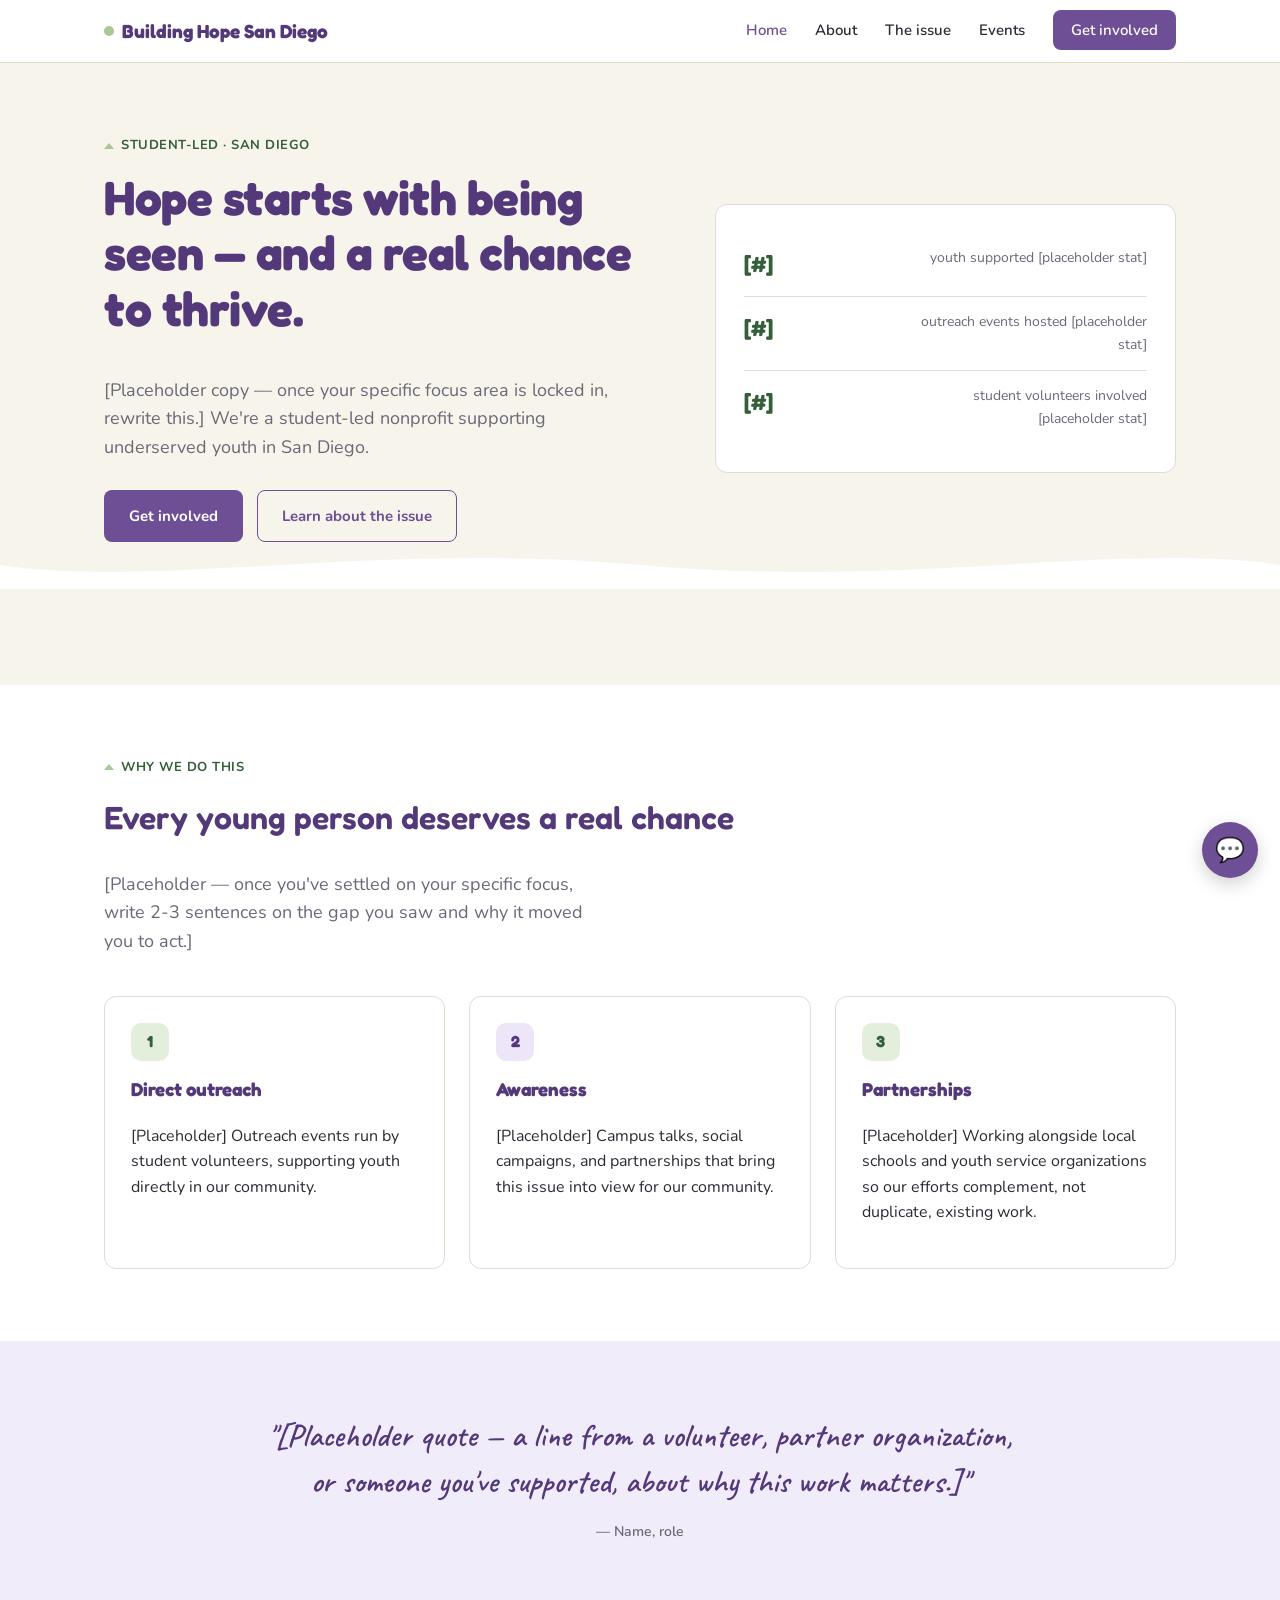
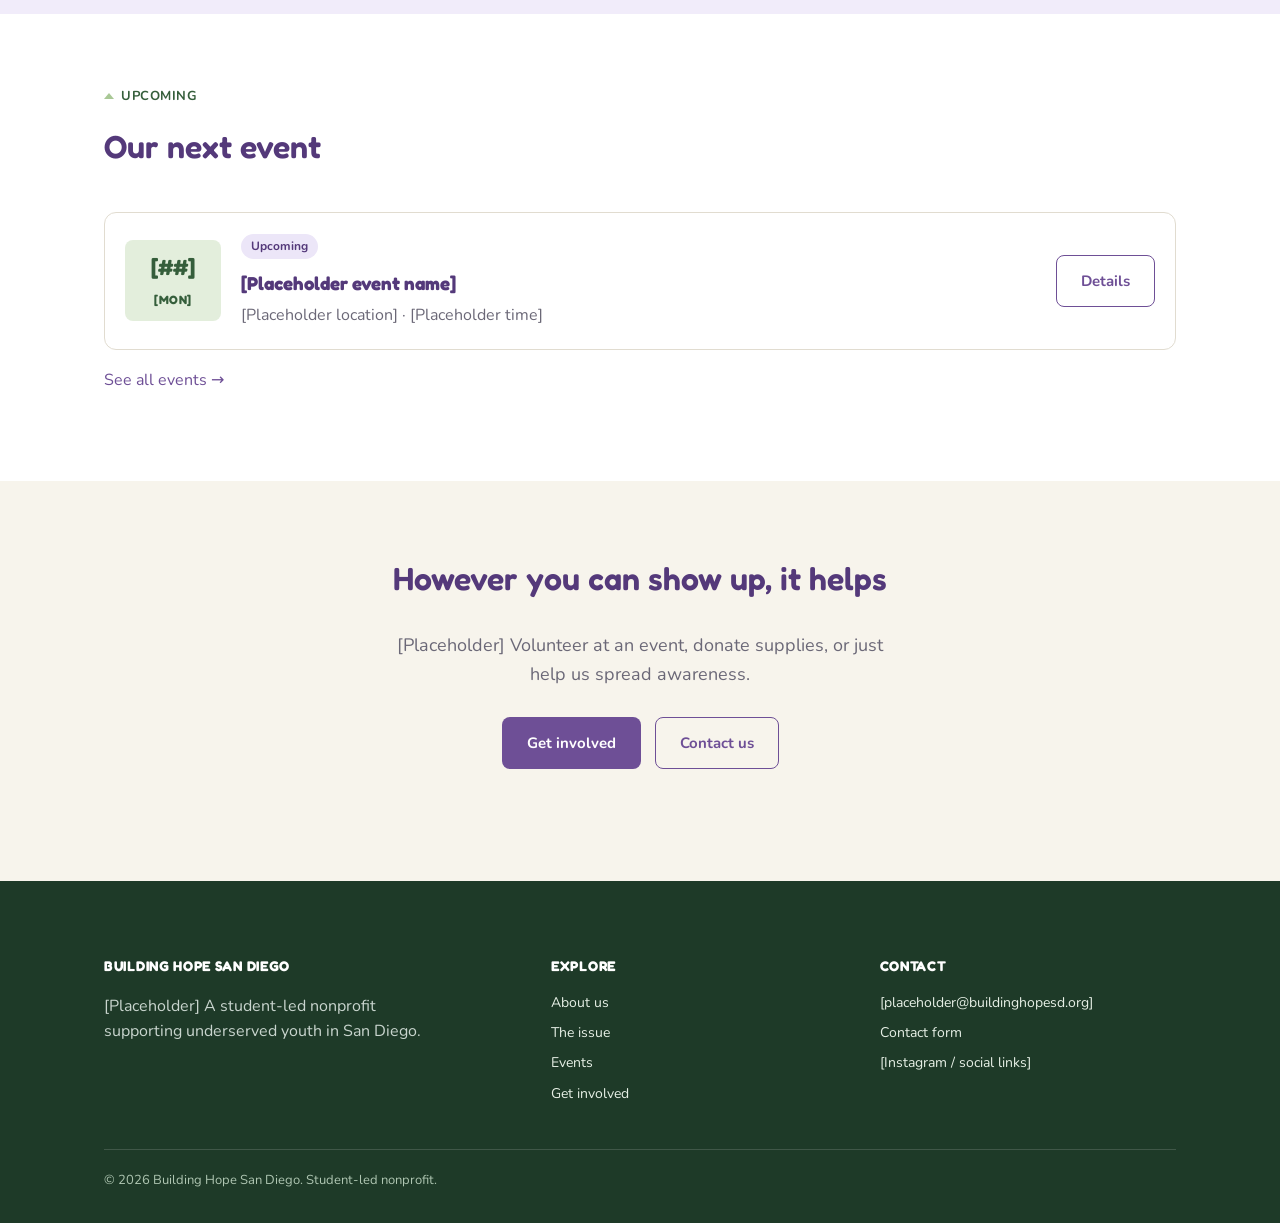
<file: index.html>
<!DOCTYPE html>
<html lang="en">
<head>
<meta charset="UTF-8">
<meta name="viewport" content="width=device-width, initial-scale=1.0">
<title>Building Hope San Diego — a student-led nonprofit supporting youth in San Diego</title>
<meta name="description" content="Building Hope San Diego is a student-led nonprofit dedicated to supporting underserved youth in San Diego.">
<link rel="stylesheet" href="/css/style.css">
</head>
<body>

<header class="site-header">
  <nav class="nav">
    <a href="/" class="nav-logo"><span class="dot"></span> Building Hope San Diego</a>
    <ul class="nav-links">
      <li><a href="/" class="active">Home</a></li>
      <li><a href="/about/">About</a></li>
      <li><a href="/the-issue/">The issue</a></li>
      <li><a href="/events/">Events</a></li>
      <li><a href="/get-involved/" class="nav-cta">Get involved</a></li>
    </ul>
    <button class="nav-toggle" aria-label="Menu">Menu</button>
  </nav>
</header>

<section class="hero">
  <div class="container">
    <div>
      <span class="eyebrow">Student-led · San Diego</span>
      <h1>Hope starts with being seen — and a real chance to thrive.</h1>
      <p class="lede">[Placeholder copy — once your specific focus area is locked in, rewrite this.] We're a student-led nonprofit supporting underserved youth in San Diego.</p>
      <div class="btn-row">
        <a href="/get-involved/" class="btn btn-primary">Get involved</a>
        <a href="/the-issue/" class="btn btn-outline">Learn about the issue</a>
      </div>
    </div>
    <div class="hero-card">
      <div class="stat"><strong>[#]</strong><span>youth supported [placeholder stat]</span></div>
      <div class="stat"><strong>[#]</strong><span>outreach events hosted [placeholder stat]</span></div>
      <div class="stat"><strong>[#]</strong><span>student volunteers involved [placeholder stat]</span></div>
    </div>
  </div>
  <svg class="ripple-divider" viewBox="0 0 1200 60" preserveAspectRatio="none" aria-hidden="true">
    <path d="M0,30 C150,60 350,0 600,30 C850,60 1050,0 1200,30 L1200,60 L0,60 Z" fill="#FFFFFF"/>
  </svg>
</section>

<section class="section section-alt">
  <div class="container">
    <div class="section-head">
      <span class="eyebrow">Why we do this</span>
      <h2>Every young person deserves a real chance</h2>
      <p class="lede">[Placeholder — once you've settled on your specific focus, write 2-3 sentences on the gap you saw and why it moved you to act.]</p>
    </div>
    <div class="grid-3">
      <div class="card">
        <span class="icon-tag">1</span>
        <h3>Direct outreach</h3>
        <p>[Placeholder] Outreach events run by student volunteers, supporting youth directly in our community.</p>
      </div>
      <div class="card">
        <span class="icon-tag">2</span>
        <h3>Awareness</h3>
        <p>[Placeholder] Campus talks, social campaigns, and partnerships that bring this issue into view for our community.</p>
      </div>
      <div class="card">
        <span class="icon-tag">3</span>
        <h3>Partnerships</h3>
        <p>[Placeholder] Working alongside local schools and youth service organizations so our efforts complement, not duplicate, existing work.</p>
      </div>
    </div>
  </div>
</section>

<section class="section section-lavender">
  <div class="container">
    <blockquote class="quote-block">
      "[Placeholder quote — a line from a volunteer, partner organization, or someone you've supported, about why this work matters.]"
      <span class="quote-attrib">— Name, role</span>
    </blockquote>
  </div>
</section>

<section class="section section-alt">
  <div class="container">
    <div class="section-head">
      <span class="eyebrow">Upcoming</span>
      <h2>Our next event</h2>
    </div>
    <div class="event-card">
      <div class="event-date"><span class="day">[##]</span><span class="month">[Mon]</span></div>
      <div>
        <span class="tag">Upcoming</span>
        <h3 style="margin:4px 0 4px;">[Placeholder event name]</h3>
        <p style="margin:0; color:var(--text-muted);">[Placeholder location] · [Placeholder time]</p>
      </div>
      <a href="/events/" class="btn btn-outline">Details</a>
    </div>
    <p style="margin-top:18px;"><a href="/events/">See all events →</a></p>
  </div>
</section>

<section class="section">
  <div class="container" style="text-align:center;">
    <h2>However you can show up, it helps</h2>
    <p class="lede" style="margin:14px auto 28px;">[Placeholder] Volunteer at an event, donate supplies, or just help us spread awareness.</p>
    <div class="btn-row" style="justify-content:center;">
      <a href="/get-involved/" class="btn btn-primary">Get involved</a>
      <a href="/contact/" class="btn btn-outline">Contact us</a>
    </div>
  </div>
</section>

<footer class="site-footer">
  <div class="container">
    <div class="footer-grid">
      <div>
        <h4>Building Hope San Diego</h4>
        <p style="max-width:32ch; color:#C9D5CE;">[Placeholder] A student-led nonprofit supporting underserved youth in San Diego.</p>
      </div>
      <div>
        <h4>Explore</h4>
        <ul>
          <li><a href="/about/">About us</a></li>
          <li><a href="/the-issue/">The issue</a></li>
          <li><a href="/events/">Events</a></li>
          <li><a href="/get-involved/">Get involved</a></li>
        </ul>
      </div>
      <div>
        <h4>Contact</h4>
        <ul>
          <li>[placeholder@buildinghopesd.org]</li>
          <li><a href="/contact/">Contact form</a></li>
          <li>[Instagram / social links]</li>
        </ul>
      </div>
    </div>
    <div class="footer-bottom">© <span id="bhsd-year"></span> Building Hope San Diego. Student-led nonprofit.</div>
  </div>
</footer>

<button id="bhsd-chat-launcher" aria-label="Open chat">💬</button>
<div id="bhsd-chat-panel">
  <div id="bhsd-chat-header">Ask about Building Hope SD</div>
  <div id="bhsd-chat-messages"></div>
  <div id="bhsd-chat-input-row">
    <input id="bhsd-chat-input" type="text" placeholder="Ask a question or say where you want to go...">
    <button id="bhsd-chat-send">Send</button>
  </div>
</div>

<script src="/js/main.js"></script>
<script src="/js/chatbot.js"></script>
</body>
</html>
</file>
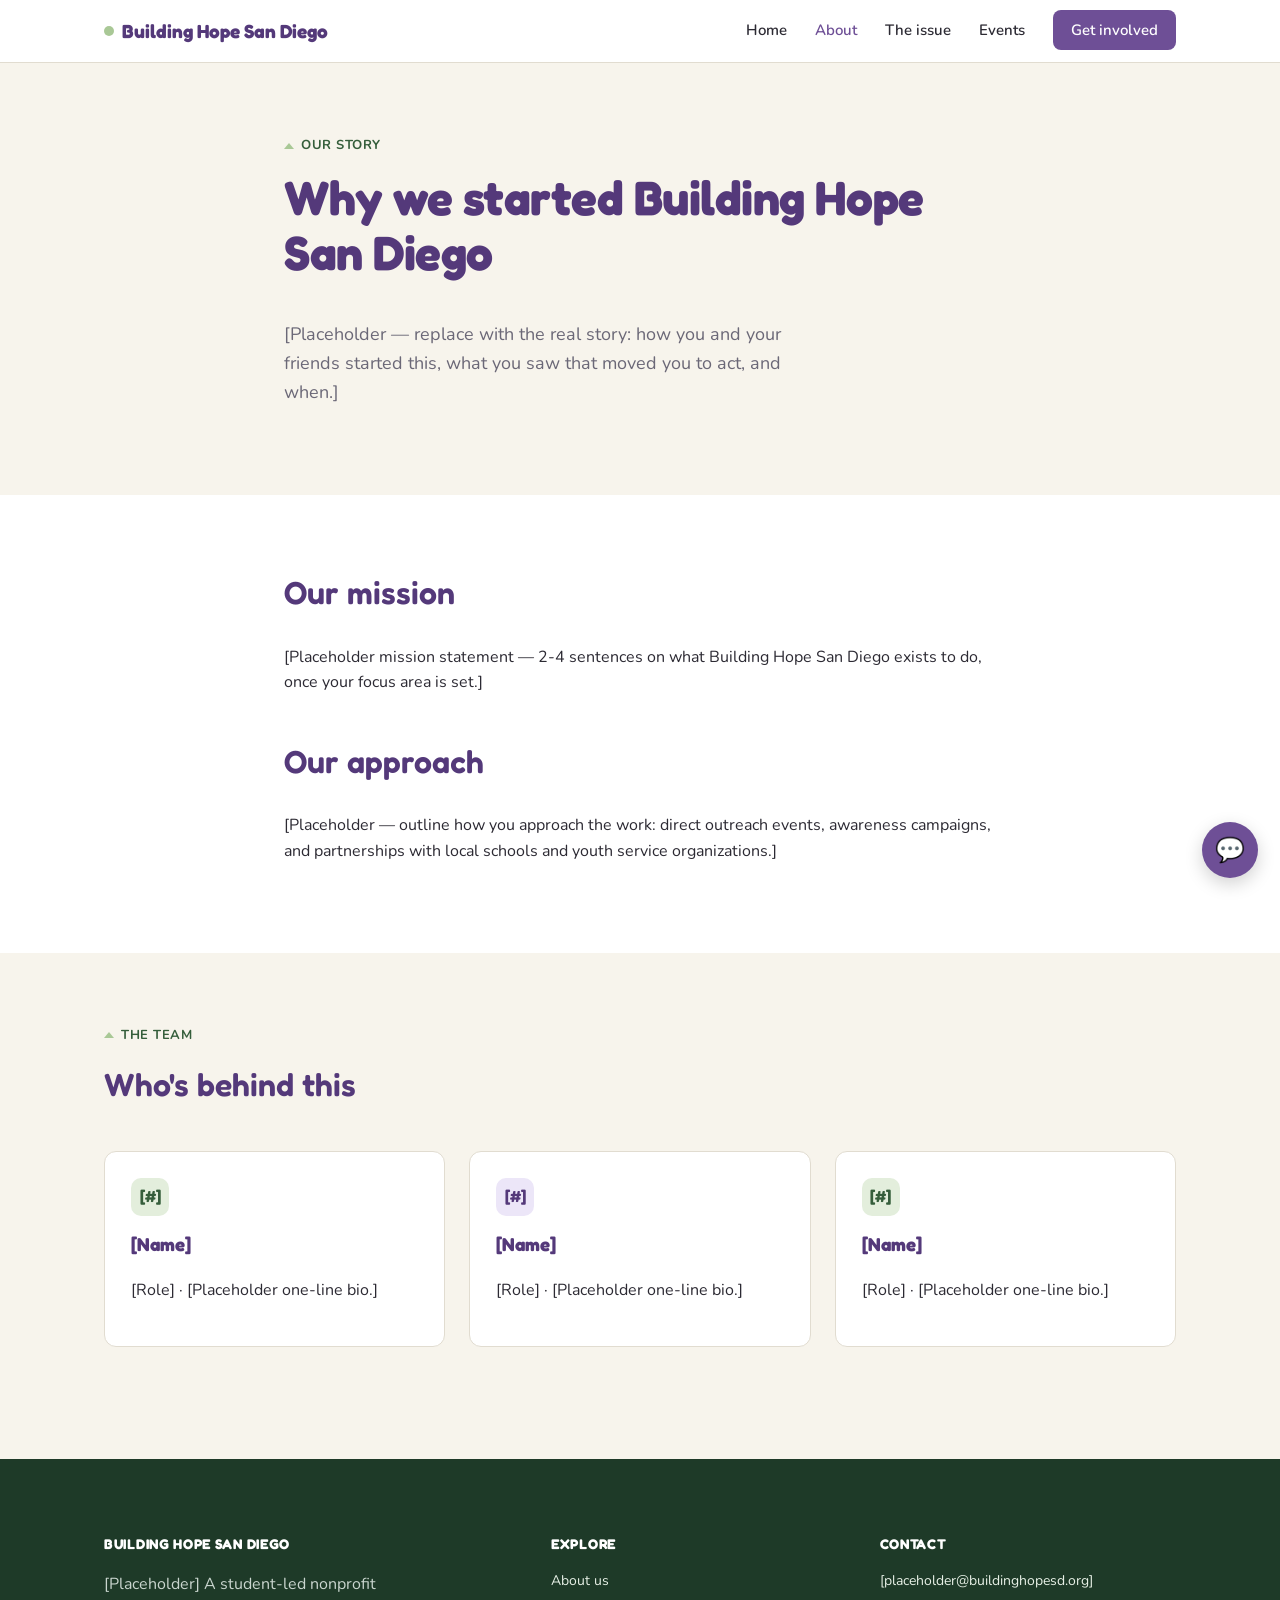
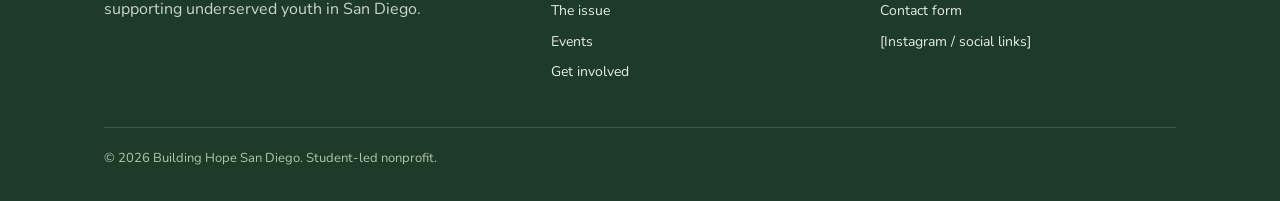
<file: about/index.html>
<!DOCTYPE html>
<html lang="en">
<head>
<meta charset="UTF-8">
<meta name="viewport" content="width=device-width, initial-scale=1.0">
<title>About us — Building Hope San Diego</title>
<link rel="stylesheet" href="/css/style.css">
</head>
<body>

<header class="site-header">
  <nav class="nav">
    <a href="/" class="nav-logo"><span class="dot"></span> Building Hope San Diego</a>
    <ul class="nav-links">
      <li><a href="/">Home</a></li>
      <li><a href="/about/" class="active">About</a></li>
      <li><a href="/the-issue/">The issue</a></li>
      <li><a href="/events/">Events</a></li>
      <li><a href="/get-involved/" class="nav-cta">Get involved</a></li>
    </ul>
    <button class="nav-toggle" aria-label="Menu">Menu</button>
  </nav>
</header>

<section class="hero" style="padding-bottom:60px;">
  <div class="container" style="grid-template-columns:1fr; max-width:760px;">
    <div>
      <span class="eyebrow">Our story</span>
      <h1>Why we started Building Hope San Diego</h1>
      <p class="lede">[Placeholder — replace with the real story: how you and your friends started this, what you saw that moved you to act, and when.]</p>
    </div>
  </div>
</section>

<section class="section section-alt">
  <div class="container" style="max-width:760px;">
    <h2>Our mission</h2>
    <p>[Placeholder mission statement — 2-4 sentences on what Building Hope San Diego exists to do, once your focus area is set.]</p>
    <h2 style="margin-top:40px;">Our approach</h2>
    <p>[Placeholder — outline how you approach the work: direct outreach events, awareness campaigns, and partnerships with local schools and youth service organizations.]</p>
  </div>
</section>

<section class="section">
  <div class="container">
    <div class="section-head">
      <span class="eyebrow">The team</span>
      <h2>Who's behind this</h2>
    </div>
    <div class="grid-3">
      <div class="card">
        <span class="icon-tag">[#]</span>
        <h3>[Name]</h3>
        <p>[Role] · [Placeholder one-line bio.]</p>
      </div>
      <div class="card">
        <span class="icon-tag">[#]</span>
        <h3>[Name]</h3>
        <p>[Role] · [Placeholder one-line bio.]</p>
      </div>
      <div class="card">
        <span class="icon-tag">[#]</span>
        <h3>[Name]</h3>
        <p>[Role] · [Placeholder one-line bio.]</p>
      </div>
    </div>
  </div>
</section>

<footer class="site-footer">
  <div class="container">
    <div class="footer-grid">
      <div>
        <h4>Building Hope San Diego</h4>
        <p style="max-width:32ch; color:#C9D5CE;">[Placeholder] A student-led nonprofit supporting underserved youth in San Diego.</p>
      </div>
      <div>
        <h4>Explore</h4>
        <ul>
          <li><a href="/about/">About us</a></li>
          <li><a href="/the-issue/">The issue</a></li>
          <li><a href="/events/">Events</a></li>
          <li><a href="/get-involved/">Get involved</a></li>
        </ul>
      </div>
      <div>
        <h4>Contact</h4>
        <ul>
          <li>[placeholder@buildinghopesd.org]</li>
          <li><a href="/contact/">Contact form</a></li>
          <li>[Instagram / social links]</li>
        </ul>
      </div>
    </div>
    <div class="footer-bottom">© <span id="bhsd-year"></span> Building Hope San Diego. Student-led nonprofit.</div>
  </div>
</footer>

<button id="bhsd-chat-launcher" aria-label="Open chat">💬</button>
<div id="bhsd-chat-panel">
  <div id="bhsd-chat-header">Ask about Building Hope SD</div>
  <div id="bhsd-chat-messages"></div>
  <div id="bhsd-chat-input-row">
    <input id="bhsd-chat-input" type="text" placeholder="Ask a question or say where you want to go...">
    <button id="bhsd-chat-send">Send</button>
  </div>
</div>

<script src="/js/main.js"></script>
<script src="/js/chatbot.js"></script>
</body>
</html>
</file>
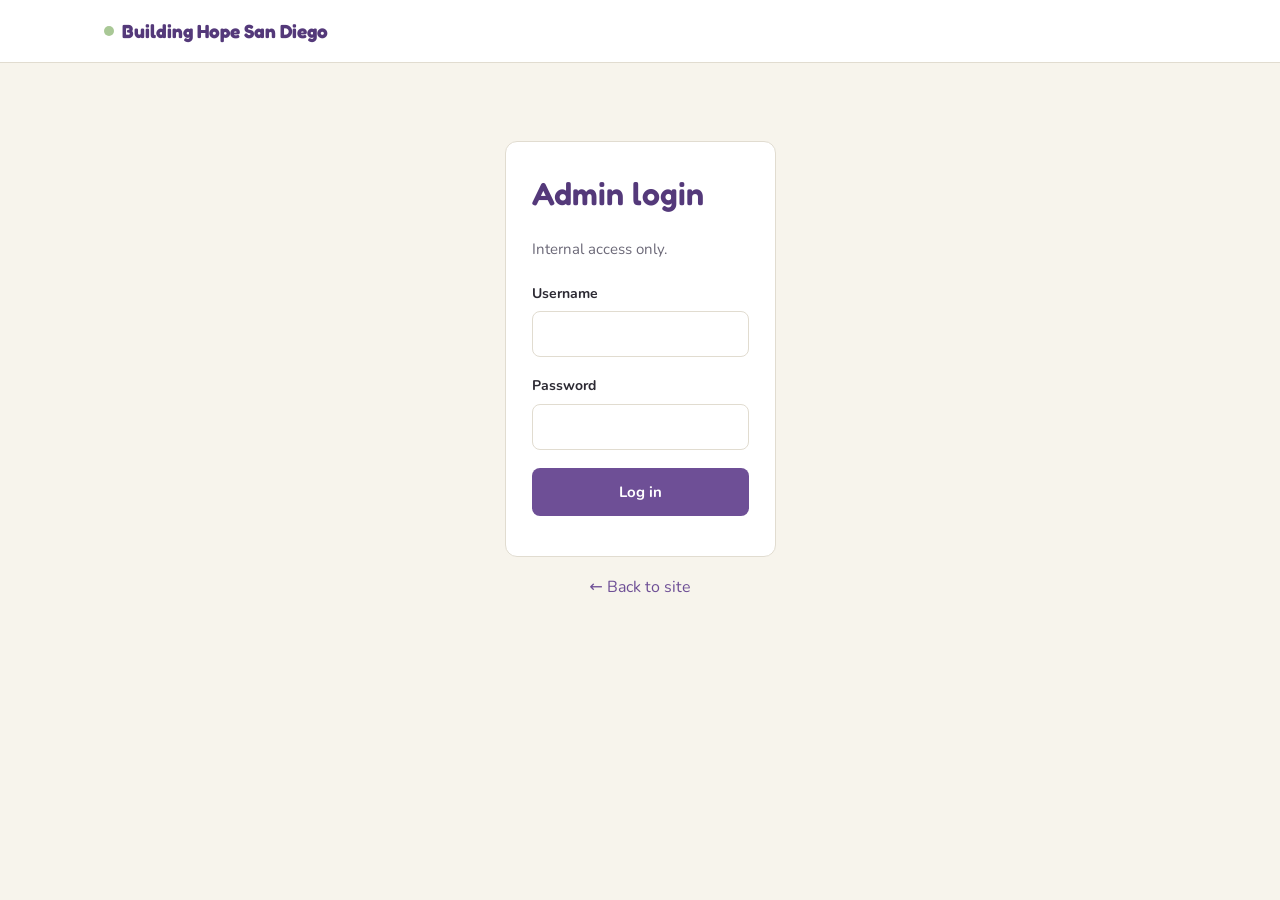
<file: admin/index.html>
<!DOCTYPE html>
<html lang="en">
<head>
<meta charset="UTF-8">
<meta name="viewport" content="width=device-width, initial-scale=1.0">
<title>Admin login — Building Hope San Diego</title>
<link rel="stylesheet" href="/css/style.css">
</head>
<body>

<header class="site-header">
  <nav class="nav">
    <a href="/" class="nav-logo"><span class="dot"></span> Building Hope San Diego</a>
  </nav>
</header>

<section class="section" style="min-height: 70vh; display:flex; align-items:center;">
  <div class="container" style="max-width:420px;">
    <div class="card">
      <h2 style="margin-bottom:6px;">Admin login</h2>
      <p class="lede" style="font-size:15px; margin-bottom:22px;">Internal access only.</p>
      <form id="bhsd-admin-login-form">
        <div class="form-field">
          <label for="a-username">Username</label>
          <input type="text" id="a-username" name="username" required autocomplete="username">
        </div>
        <div class="form-field">
          <label for="a-password">Password</label>
          <input type="password" id="a-password" name="password" required autocomplete="current-password">
        </div>
        <button type="submit" class="btn btn-primary" id="bhsd-admin-login-submit" style="width:100%;">Log in</button>
        <p id="bhsd-admin-login-error" style="margin-top:14px; font-size:14px; color:#B3261E;"></p>
      </form>
    </div>
    <p style="text-align:center; margin-top:18px;"><a href="/">← Back to site</a></p>
  </div>
</section>

<script src="/js/admin-login.js"></script>
</body>
</html>
</file>
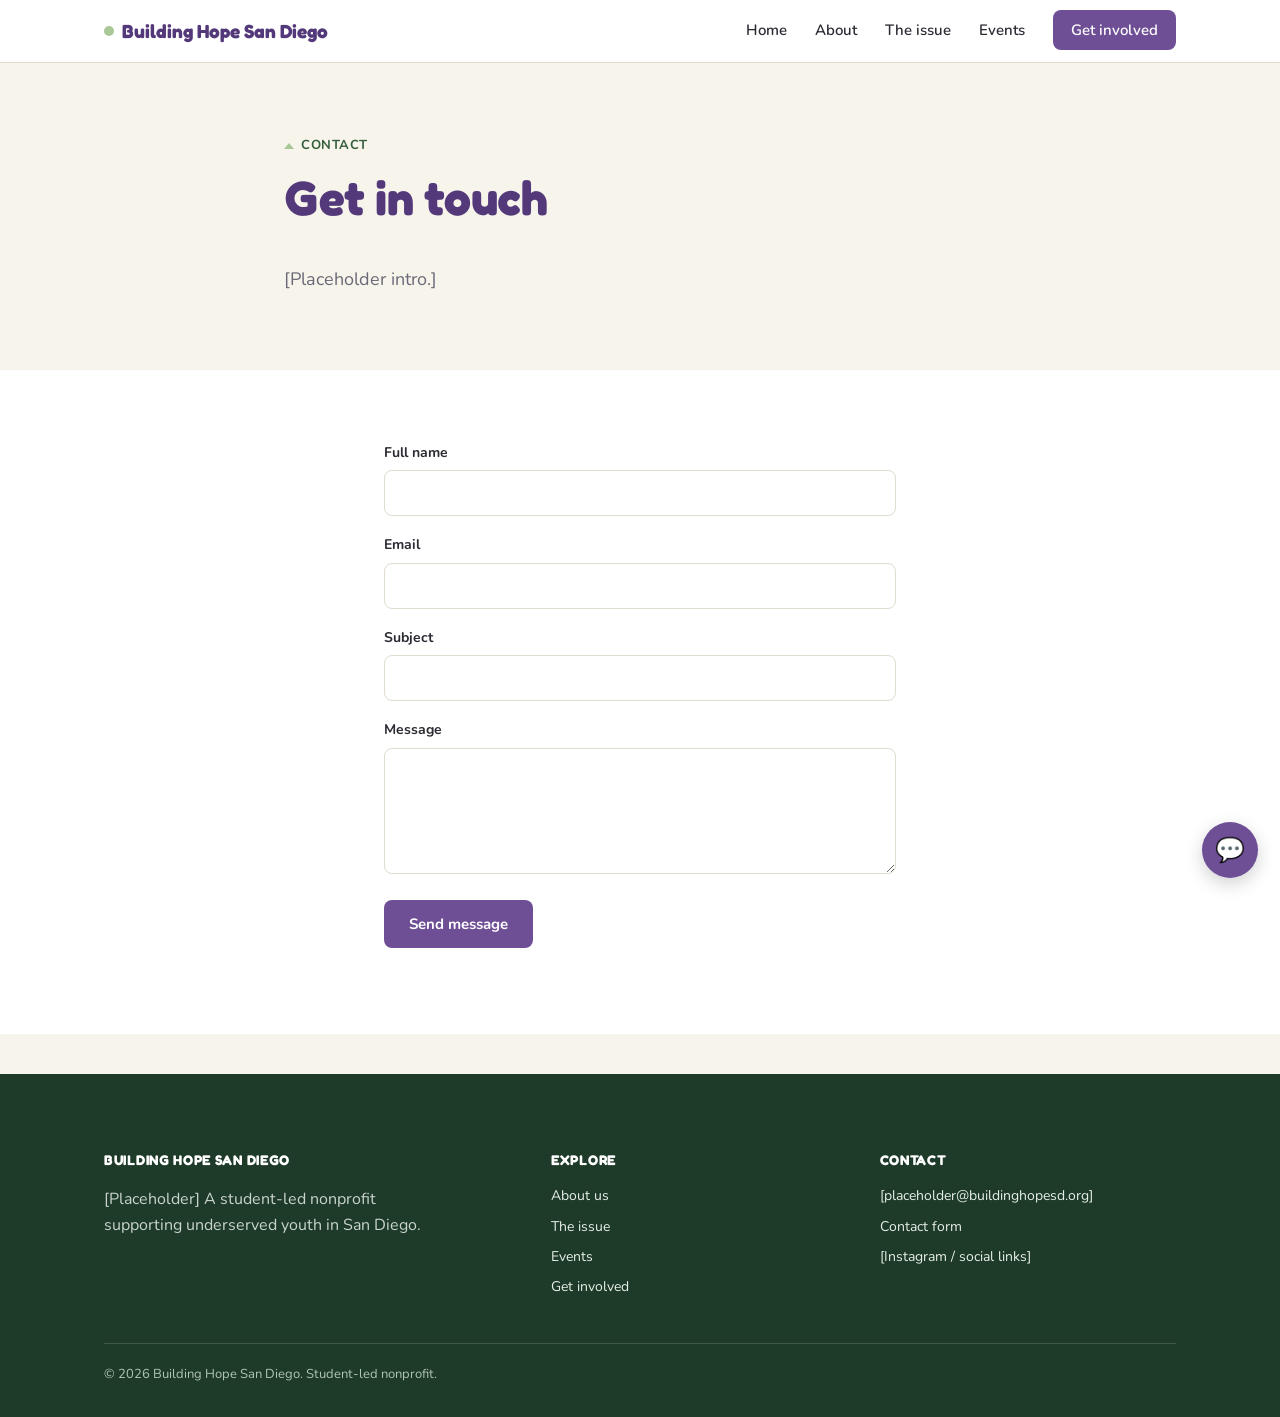
<file: contact/index.html>
<!DOCTYPE html>
<html lang="en">
<head>
<meta charset="UTF-8">
<meta name="viewport" content="width=device-width, initial-scale=1.0">
<title>Contact — Building Hope San Diego</title>
<link rel="stylesheet" href="/css/style.css">
</head>
<body>

<header class="site-header">
  <nav class="nav">
    <a href="/" class="nav-logo"><span class="dot"></span> Building Hope San Diego</a>
    <ul class="nav-links">
      <li><a href="/">Home</a></li>
      <li><a href="/about/">About</a></li>
      <li><a href="/the-issue/">The issue</a></li>
      <li><a href="/events/">Events</a></li>
      <li><a href="/get-involved/" class="nav-cta">Get involved</a></li>
    </ul>
    <button class="nav-toggle" aria-label="Menu">Menu</button>
  </nav>
</header>

<section class="hero" style="padding-bottom:48px;">
  <div class="container" style="grid-template-columns:1fr; max-width:760px;">
    <div>
      <span class="eyebrow">Contact</span>
      <h1>Get in touch</h1>
      <p class="lede">[Placeholder intro.]</p>
    </div>
  </div>
</section>

<section class="section section-alt">
  <div class="container" style="max-width:560px;">
    <form id="bhsd-contact-form">
      <div class="form-field">
        <label for="c-name">Full name</label>
        <input type="text" id="c-name" name="name" required>
      </div>
      <div class="form-field">
        <label for="c-email">Email</label>
        <input type="email" id="c-email" name="email" required>
      </div>
      <div class="form-field">
        <label for="c-subject">Subject</label>
        <input type="text" id="c-subject" name="subject" required>
      </div>
      <div class="form-field">
        <label for="c-message">Message</label>
        <textarea id="c-message" name="message" rows="5" required></textarea>
      </div>
      <button type="submit" class="btn btn-primary" id="bhsd-contact-submit">Send message</button>
      <p id="bhsd-contact-status" style="margin-top:14px; font-size:14px;"></p>
    </form>
  </div>
</section>

<footer class="site-footer">
  <div class="container">
    <div class="footer-grid">
      <div>
        <h4>Building Hope San Diego</h4>
        <p style="max-width:32ch; color:#C9D5CE;">[Placeholder] A student-led nonprofit supporting underserved youth in San Diego.</p>
      </div>
      <div>
        <h4>Explore</h4>
        <ul>
          <li><a href="/about/">About us</a></li>
          <li><a href="/the-issue/">The issue</a></li>
          <li><a href="/events/">Events</a></li>
          <li><a href="/get-involved/">Get involved</a></li>
        </ul>
      </div>
      <div>
        <h4>Contact</h4>
        <ul>
          <li>[placeholder@buildinghopesd.org]</li>
          <li><a href="/contact/">Contact form</a></li>
          <li>[Instagram / social links]</li>
        </ul>
      </div>
    </div>
    <div class="footer-bottom">© <span id="bhsd-year"></span> Building Hope San Diego. Student-led nonprofit.</div>
  </div>
</footer>

<button id="bhsd-chat-launcher" aria-label="Open chat">💬</button>
<div id="bhsd-chat-panel">
  <div id="bhsd-chat-header">Ask about Building Hope SD</div>
  <div id="bhsd-chat-messages"></div>
  <div id="bhsd-chat-input-row">
    <input id="bhsd-chat-input" type="text" placeholder="Ask a question or say where you want to go...">
    <button id="bhsd-chat-send">Send</button>
  </div>
</div>

<script src="/js/main.js"></script>
<script src="/js/contact.js"></script>
<script src="/js/chatbot.js"></script>
</body>
</html>
</file>
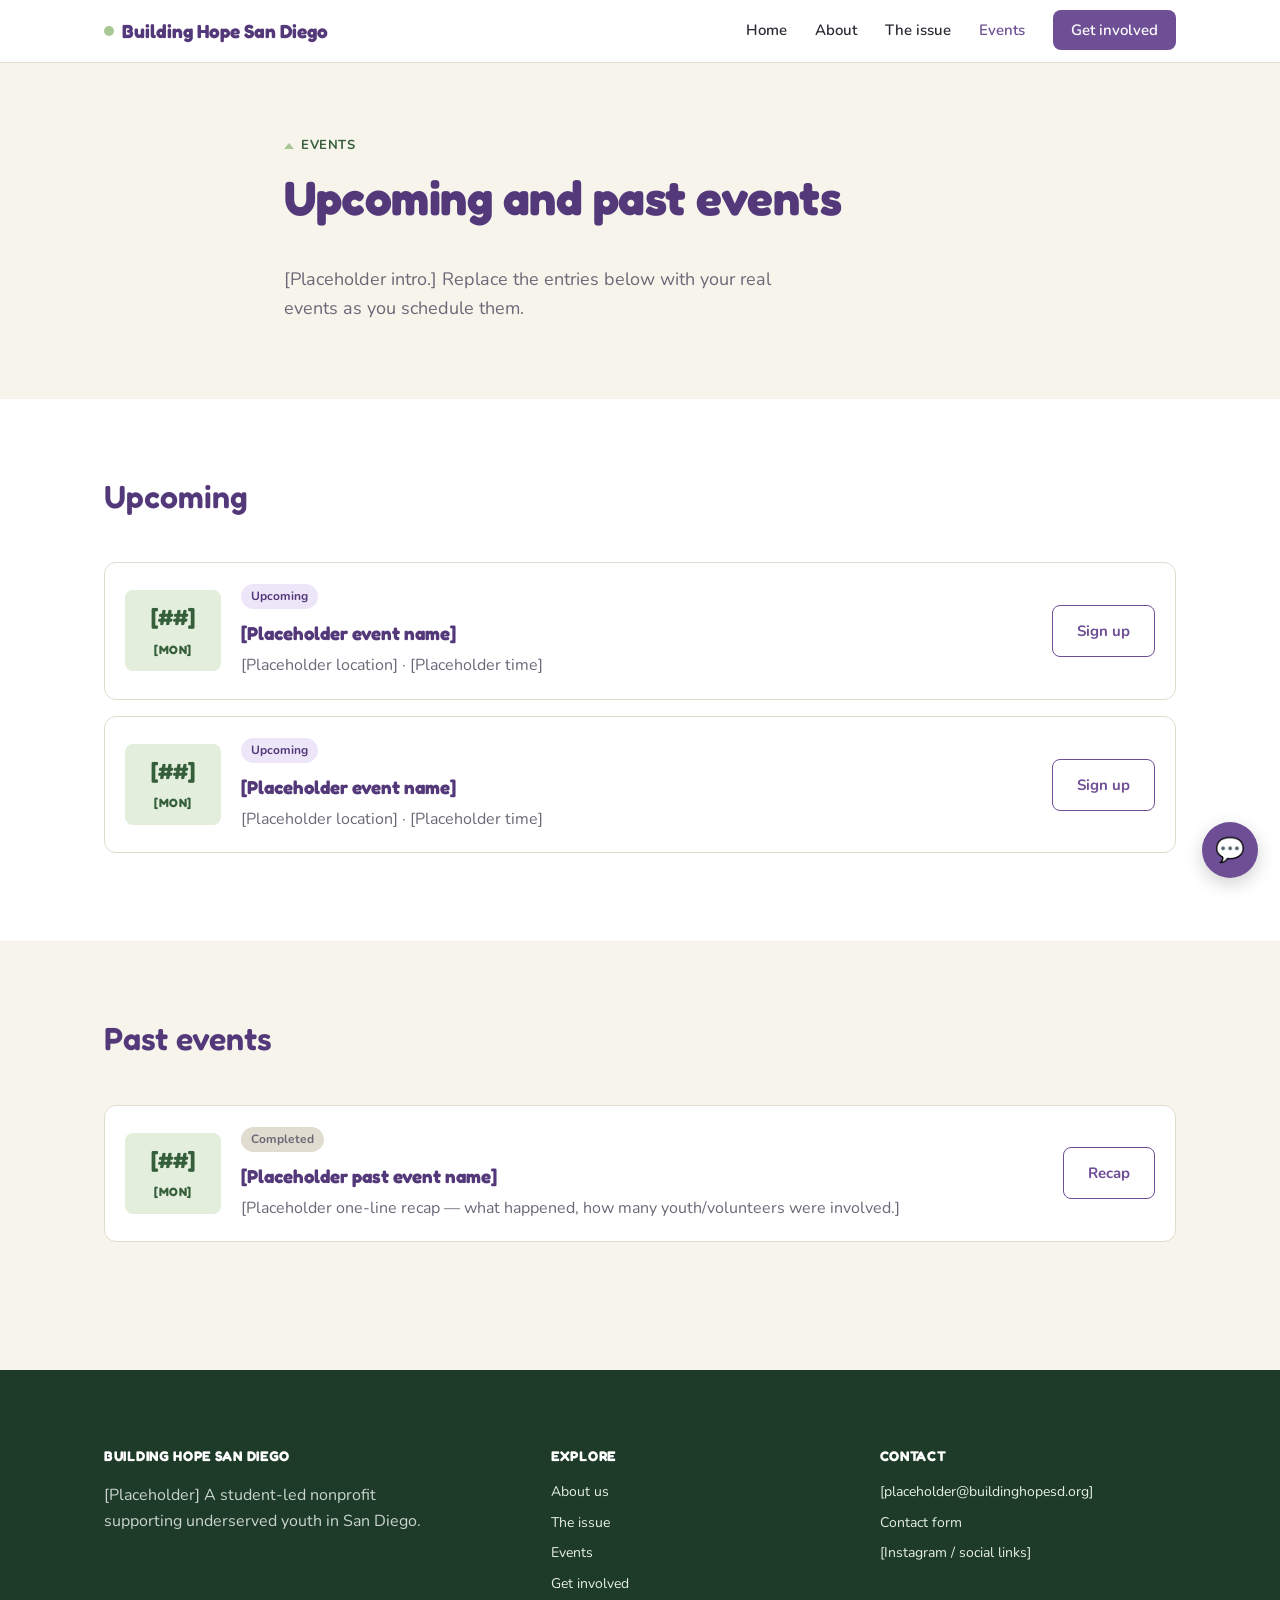
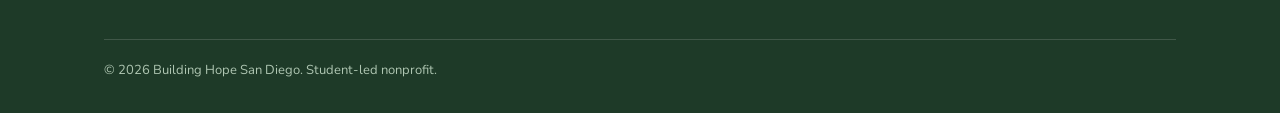
<file: events/index.html>
<!DOCTYPE html>
<html lang="en">
<head>
<meta charset="UTF-8">
<meta name="viewport" content="width=device-width, initial-scale=1.0">
<title>Events — Building Hope San Diego</title>
<link rel="stylesheet" href="/css/style.css">
</head>
<body>

<header class="site-header">
  <nav class="nav">
    <a href="/" class="nav-logo"><span class="dot"></span> Building Hope San Diego</a>
    <ul class="nav-links">
      <li><a href="/">Home</a></li>
      <li><a href="/about/">About</a></li>
      <li><a href="/the-issue/">The issue</a></li>
      <li><a href="/events/" class="active">Events</a></li>
      <li><a href="/get-involved/" class="nav-cta">Get involved</a></li>
    </ul>
    <button class="nav-toggle" aria-label="Menu">Menu</button>
  </nav>
</header>

<section class="hero" style="padding-bottom:48px;">
  <div class="container" style="grid-template-columns:1fr; max-width:760px;">
    <div>
      <span class="eyebrow">Events</span>
      <h1>Upcoming and past events</h1>
      <p class="lede">[Placeholder intro.] Replace the entries below with your real events as you schedule them.</p>
    </div>
  </div>
</section>

<section class="section section-alt">
  <div class="container">
    <div class="section-head"><h2>Upcoming</h2></div>

    <div class="event-card">
      <div class="event-date"><span class="day">[##]</span><span class="month">[Mon]</span></div>
      <div>
        <span class="tag">Upcoming</span>
        <h3 style="margin:4px 0 4px;">[Placeholder event name]</h3>
        <p style="margin:0; color:var(--text-muted);">[Placeholder location] · [Placeholder time]</p>
      </div>
      <a href="/get-involved/" class="btn btn-outline">Sign up</a>
    </div>

    <div class="event-card">
      <div class="event-date"><span class="day">[##]</span><span class="month">[Mon]</span></div>
      <div>
        <span class="tag">Upcoming</span>
        <h3 style="margin:4px 0 4px;">[Placeholder event name]</h3>
        <p style="margin:0; color:var(--text-muted);">[Placeholder location] · [Placeholder time]</p>
      </div>
      <a href="/get-involved/" class="btn btn-outline">Sign up</a>
    </div>
  </div>
</section>

<section class="section">
  <div class="container">
    <div class="section-head"><h2>Past events</h2></div>

    <div class="event-card">
      <div class="event-date"><span class="day">[##]</span><span class="month">[Mon]</span></div>
      <div>
        <span class="tag tag-past">Completed</span>
        <h3 style="margin:4px 0 4px;">[Placeholder past event name]</h3>
        <p style="margin:0; color:var(--text-muted);">[Placeholder one-line recap — what happened, how many youth/volunteers were involved.]</p>
      </div>
      <a href="#" class="btn btn-outline">Recap</a>
    </div>
  </div>
</section>

<footer class="site-footer">
  <div class="container">
    <div class="footer-grid">
      <div>
        <h4>Building Hope San Diego</h4>
        <p style="max-width:32ch; color:#C9D5CE;">[Placeholder] A student-led nonprofit supporting underserved youth in San Diego.</p>
      </div>
      <div>
        <h4>Explore</h4>
        <ul>
          <li><a href="/about/">About us</a></li>
          <li><a href="/the-issue/">The issue</a></li>
          <li><a href="/events/">Events</a></li>
          <li><a href="/get-involved/">Get involved</a></li>
        </ul>
      </div>
      <div>
        <h4>Contact</h4>
        <ul>
          <li>[placeholder@buildinghopesd.org]</li>
          <li><a href="/contact/">Contact form</a></li>
          <li>[Instagram / social links]</li>
        </ul>
      </div>
    </div>
    <div class="footer-bottom">© <span id="bhsd-year"></span> Building Hope San Diego. Student-led nonprofit.</div>
  </div>
</footer>

<button id="bhsd-chat-launcher" aria-label="Open chat">💬</button>
<div id="bhsd-chat-panel">
  <div id="bhsd-chat-header">Ask about Building Hope SD</div>
  <div id="bhsd-chat-messages"></div>
  <div id="bhsd-chat-input-row">
    <input id="bhsd-chat-input" type="text" placeholder="Ask a question or say where you want to go...">
    <button id="bhsd-chat-send">Send</button>
  </div>
</div>

<script src="/js/main.js"></script>
<script src="/js/chatbot.js"></script>
</body>
</html>
</file>
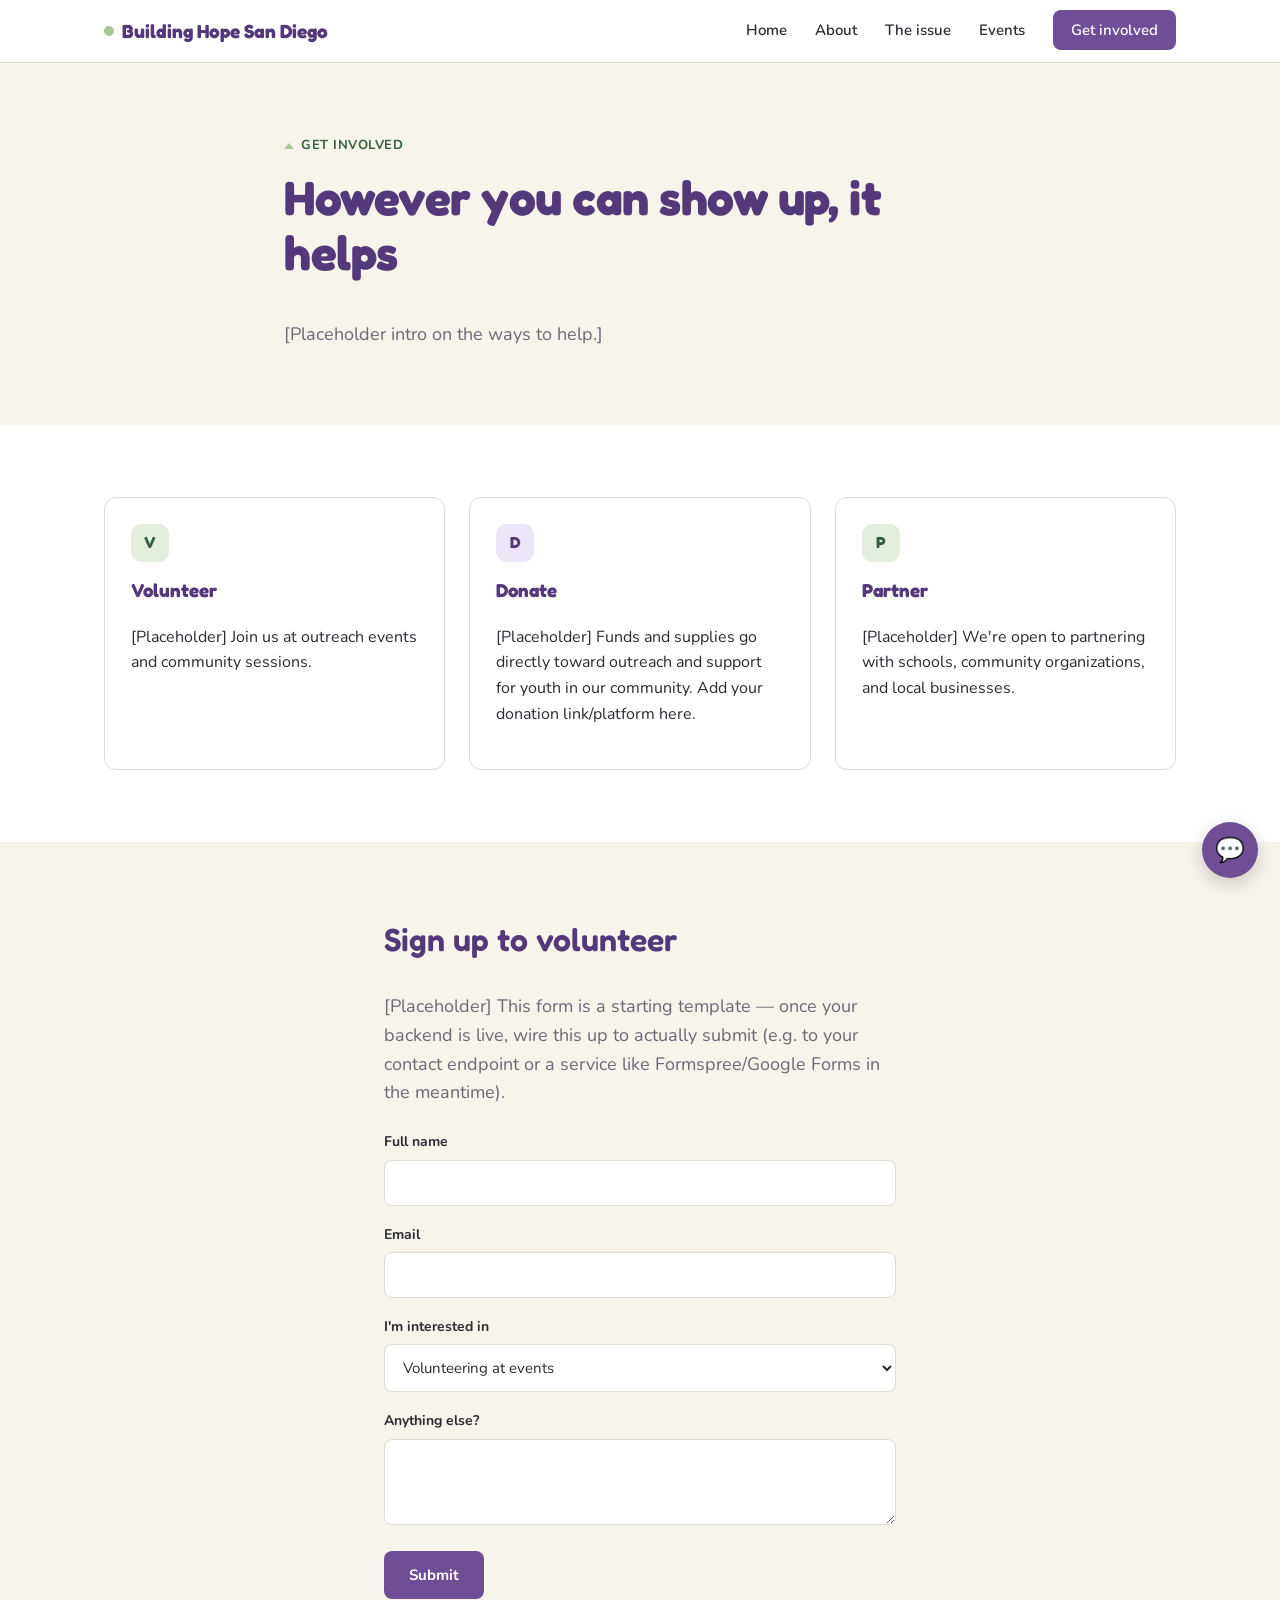
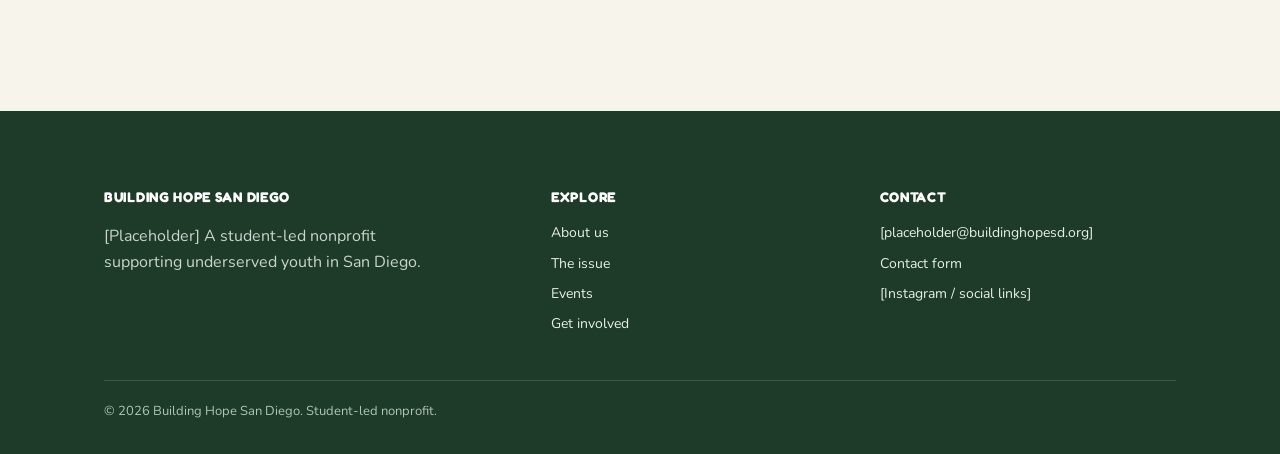
<file: get-involved/index.html>
<!DOCTYPE html>
<html lang="en">
<head>
<meta charset="UTF-8">
<meta name="viewport" content="width=device-width, initial-scale=1.0">
<title>Get involved — Building Hope San Diego</title>
<link rel="stylesheet" href="/css/style.css">
</head>
<body>

<header class="site-header">
  <nav class="nav">
    <a href="/" class="nav-logo"><span class="dot"></span> Building Hope San Diego</a>
    <ul class="nav-links">
      <li><a href="/">Home</a></li>
      <li><a href="/about/">About</a></li>
      <li><a href="/the-issue/">The issue</a></li>
      <li><a href="/events/">Events</a></li>
      <li><a href="/get-involved/" class="active nav-cta">Get involved</a></li>
    </ul>
    <button class="nav-toggle" aria-label="Menu">Menu</button>
  </nav>
</header>

<section class="hero" style="padding-bottom:48px;">
  <div class="container" style="grid-template-columns:1fr; max-width:760px;">
    <div>
      <span class="eyebrow">Get involved</span>
      <h1>However you can show up, it helps</h1>
      <p class="lede">[Placeholder intro on the ways to help.]</p>
    </div>
  </div>
</section>

<section class="section section-alt">
  <div class="container">
    <div class="grid-3">
      <div class="card">
        <span class="icon-tag">V</span>
        <h3>Volunteer</h3>
        <p>[Placeholder] Join us at outreach events and community sessions.</p>
      </div>
      <div class="card">
        <span class="icon-tag">D</span>
        <h3>Donate</h3>
        <p>[Placeholder] Funds and supplies go directly toward outreach and support for youth in our community. Add your donation link/platform here.</p>
      </div>
      <div class="card">
        <span class="icon-tag">P</span>
        <h3>Partner</h3>
        <p>[Placeholder] We're open to partnering with schools, community organizations, and local businesses.</p>
      </div>
    </div>
  </div>
</section>

<section class="section">
  <div class="container" style="max-width:560px;">
    <h2>Sign up to volunteer</h2>
    <p class="lede" style="margin-bottom:24px;">[Placeholder] This form is a starting template — once your backend is live, wire this up to actually submit (e.g. to your contact endpoint or a service like Formspree/Google Forms in the meantime).</p>
    <form id="bhsd-volunteer-form">
      <div class="form-field">
        <label for="v-name">Full name</label>
        <input type="text" id="v-name" name="name" required>
      </div>
      <div class="form-field">
        <label for="v-email">Email</label>
        <input type="email" id="v-email" name="email" required>
      </div>
      <div class="form-field">
        <label for="v-interest">I'm interested in</label>
        <select id="v-interest" name="interest">
          <option>Volunteering at events</option>
          <option>Donating supplies</option>
          <option>Partnering as an organization</option>
        </select>
      </div>
      <div class="form-field">
        <label for="v-message">Anything else?</label>
        <textarea id="v-message" name="message" rows="3"></textarea>
      </div>
      <button type="submit" class="btn btn-primary">Submit</button>
    </form>
  </div>
</section>

<footer class="site-footer">
  <div class="container">
    <div class="footer-grid">
      <div>
        <h4>Building Hope San Diego</h4>
        <p style="max-width:32ch; color:#C9D5CE;">[Placeholder] A student-led nonprofit supporting underserved youth in San Diego.</p>
      </div>
      <div>
        <h4>Explore</h4>
        <ul>
          <li><a href="/about/">About us</a></li>
          <li><a href="/the-issue/">The issue</a></li>
          <li><a href="/events/">Events</a></li>
          <li><a href="/get-involved/">Get involved</a></li>
        </ul>
      </div>
      <div>
        <h4>Contact</h4>
        <ul>
          <li>[placeholder@buildinghopesd.org]</li>
          <li><a href="/contact/">Contact form</a></li>
          <li>[Instagram / social links]</li>
        </ul>
      </div>
    </div>
    <div class="footer-bottom">© <span id="bhsd-year"></span> Building Hope San Diego. Student-led nonprofit.</div>
  </div>
</footer>

<button id="bhsd-chat-launcher" aria-label="Open chat">💬</button>
<div id="bhsd-chat-panel">
  <div id="bhsd-chat-header">Ask about Building Hope SD</div>
  <div id="bhsd-chat-messages"></div>
  <div id="bhsd-chat-input-row">
    <input id="bhsd-chat-input" type="text" placeholder="Ask a question or say where you want to go...">
    <button id="bhsd-chat-send">Send</button>
  </div>
</div>

<script src="/js/main.js"></script>
<script src="/js/chatbot.js"></script>
</body>
</html>
</file>
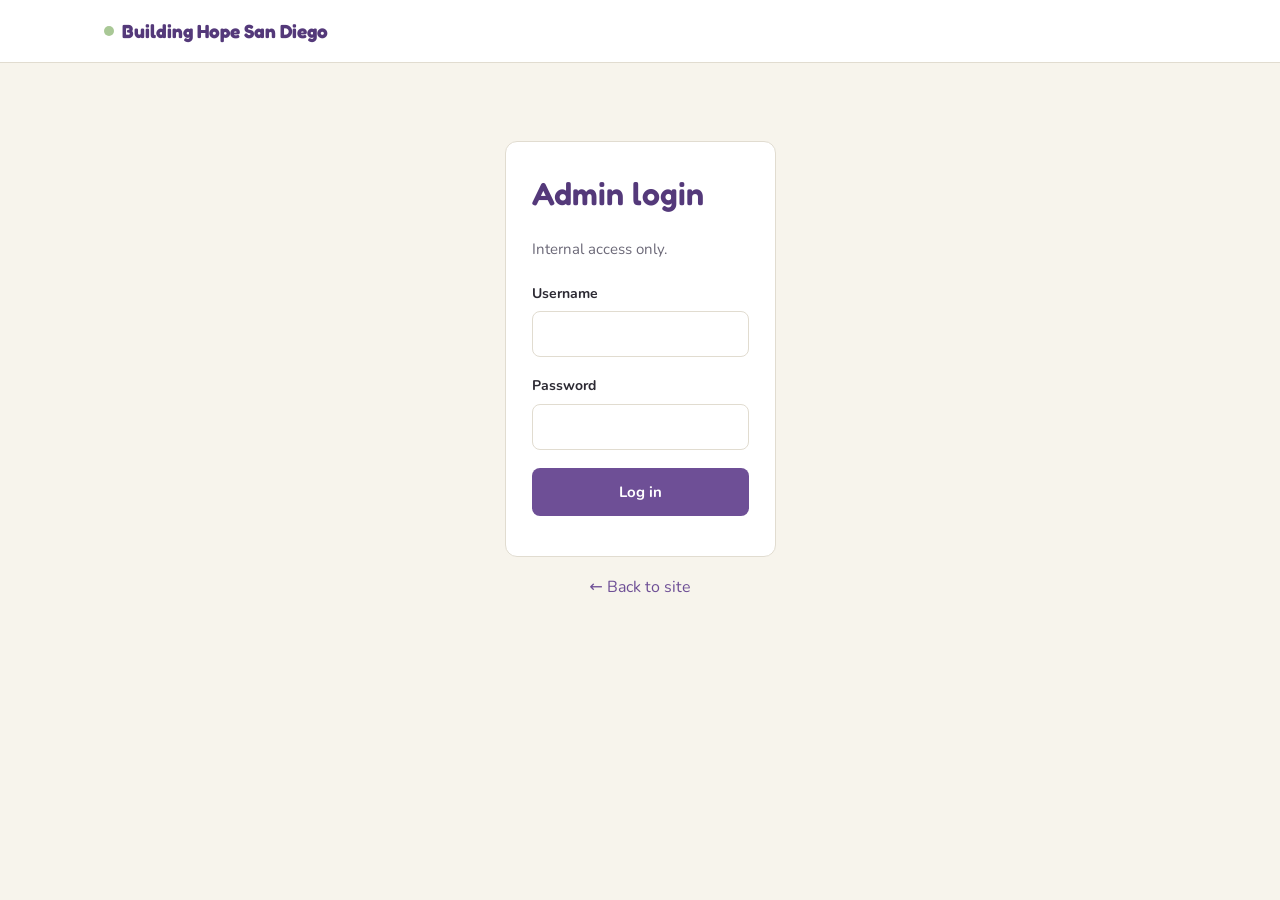
<file: admin/dashboard/index.html>
<!DOCTYPE html>
<html lang="en">
<head>
<meta charset="UTF-8">
<meta name="viewport" content="width=device-width, initial-scale=1.0">
<title>Inbox — Building Hope San Diego Admin</title>
<link rel="stylesheet" href="/css/style.css">
</head>
<body>

<header class="site-header">
  <nav class="nav">
    <a href="/" class="nav-logo"><span class="dot"></span> Building Hope San Diego — Admin</a>
    <button class="btn btn-outline" id="bhsd-admin-logout">Log out</button>
  </nav>
</header>

<div class="admin-shell">
  <aside class="admin-list" id="bhsd-admin-list">
    <p style="padding:16px; color:var(--text-muted); font-size:14px;">Loading messages...</p>
  </aside>
  <main class="admin-detail" id="bhsd-admin-detail">
    <div class="admin-empty-state"><p>Select a message to read it.</p></div>
  </main>
</div>

<script src="/js/admin-dashboard.js"></script>
</body>
</html>
</file>
<file: css/style.css>
/* ===================================================================
   Building Hope San Diego — design tokens
   Palette pulled from the logo: green = home/structure, purple = the
   human/hope side of the work — mirrors the logo's house (green) and
   clasped hands (purple). Caveat (handwritten) is reserved for quote
   moments, echoing the logo's hand-lettering.
   =================================================================== */

@import url('https://fonts.googleapis.com/css2?family=Caveat:wght@600;700&family=Fredoka:wght@500;600;700&family=Nunito:wght@400;600;700;800&display=swap');

:root {
  --bg: #F7F4EC;
  --bg-lavender: #F1ECFA;
  --surface: #FFFFFF;
  --text: #2C2A33;
  --text-muted: #6B6877;

  --sage: #A9C896;
  --sage-tint: #E3EEDC;
  --forest: #355E3B;
  --forest-dark: #1E3A28;

  --lavender: #C9BCEC;
  --lavender-tint: #ECE6F8;
  --plum: #6E4F96;
  --plum-dark: #54397A;

  --border: #E1DCD0;
  --radius: 12px;
  --radius-sm: 8px;
  --max-width: 1120px;

  --font-display: 'Fredoka', system-ui, sans-serif;
  --font-sans: 'Nunito', system-ui, sans-serif;
  --font-hand: 'Caveat', cursive;
}

* { box-sizing: border-box; }
html { scroll-behavior: smooth; }

body {
  margin: 0;
  background: var(--bg);
  color: var(--text);
  font-family: var(--font-sans);
  line-height: 1.6;
  -webkit-font-smoothing: antialiased;
}

img { max-width: 100%; display: block; }

a { color: var(--plum); text-decoration: none; }
a:hover { text-decoration: underline; }

:focus-visible {
  outline: 2px solid var(--plum);
  outline-offset: 3px;
}

.container {
  max-width: var(--max-width);
  margin: 0 auto;
  padding: 0 24px;
}

/* ---------- Header / nav ---------- */
.site-header {
  background: var(--surface);
  border-bottom: 1px solid var(--border);
  position: sticky;
  top: 0;
  z-index: 50;
}

.nav {
  display: flex;
  align-items: center;
  justify-content: space-between;
  padding: 16px 24px;
  max-width: var(--max-width);
  margin: 0 auto;
}

.nav-logo {
  font-family: var(--font-display);
  font-weight: 700;
  font-size: 19px;
  color: var(--plum-dark);
  display: flex;
  align-items: center;
  gap: 8px;
}

.nav-logo .dot {
  width: 10px;
  height: 10px;
  border-radius: 50%;
  background: var(--sage);
  display: inline-block;
}

.nav-links {
  display: flex;
  gap: 28px;
  list-style: none;
  margin: 0;
  padding: 0;
}

.nav-links a {
  color: var(--text);
  font-weight: 600;
  font-size: 15px;
}

.nav-links a.active { color: var(--plum); }

.nav-cta {
  background: var(--plum);
  color: #fff !important;
  padding: 10px 18px;
  border-radius: var(--radius-sm);
  font-weight: 700;
  text-decoration: none !important;
}

.nav-cta:hover { background: var(--plum-dark); }

.nav-toggle { display: none; }

@media (max-width: 760px) {
  .nav-links { display: none; }
  .nav-toggle {
    display: inline-flex;
    background: none;
    border: 1px solid var(--border);
    border-radius: var(--radius-sm);
    padding: 8px 10px;
    font-size: 14px;
  }
}

/* ---------- Hero ---------- */
.hero {
  padding: 72px 0 96px;
  position: relative;
  overflow: hidden;
}

.hero .container {
  display: grid;
  grid-template-columns: 1.1fr 0.9fr;
  gap: 48px;
  align-items: center;
}

@media (max-width: 860px) {
  .hero .container { grid-template-columns: 1fr; }
}

/* Eyebrow + its roofline mark — a small nod to the logo's house shape,
   repeated at the top of every section. */
.eyebrow {
  font-weight: 700;
  letter-spacing: 0.04em;
  text-transform: uppercase;
  font-size: 13px;
  color: var(--forest);
  margin-bottom: 14px;
  display: flex;
  align-items: center;
  gap: 7px;
}

.eyebrow::before {
  content: '';
  width: 0;
  height: 0;
  border-left: 5px solid transparent;
  border-right: 5px solid transparent;
  border-bottom: 6px solid var(--sage);
}

h1, h2, h3 {
  font-family: var(--font-display);
  color: var(--plum-dark);
  margin-top: 0;
}

h1 {
  font-size: clamp(32px, 5vw, 48px);
  font-weight: 700;
  line-height: 1.15;
  letter-spacing: -0.01em;
}

h2 {
  font-size: clamp(24px, 3.4vw, 32px);
  font-weight: 600;
}

.lede {
  font-size: 18px;
  color: var(--text-muted);
  max-width: 46ch;
  margin: 18px 0 28px;
}

.btn-row { display: flex; gap: 14px; flex-wrap: wrap; }

.btn {
  display: inline-block;
  padding: 13px 24px;
  border-radius: var(--radius-sm);
  font-weight: 700;
  font-size: 15px;
  border: 1.5px solid transparent;
  cursor: pointer;
  font-family: var(--font-sans);
}

.btn-primary { background: var(--plum); color: #fff; }
.btn-primary:hover { background: var(--plum-dark); text-decoration: none; }

.btn-outline { background: transparent; border-color: var(--plum); color: var(--plum); }
.btn-outline:hover { background: var(--lavender-tint); text-decoration: none; }

.hero-card {
  background: var(--surface);
  border: 1px solid var(--border);
  border-radius: var(--radius);
  padding: 28px;
}

.hero-card .stat {
  display: flex;
  justify-content: space-between;
  padding: 14px 0;
  border-bottom: 1px solid var(--border);
}

.hero-card .stat:last-child { border-bottom: none; }
.hero-card .stat strong { color: var(--forest); font-size: 22px; font-family: var(--font-display); }
.hero-card .stat span { color: var(--text-muted); font-size: 14px; max-width: 60%; text-align: right; }

/* ---------- Ripple divider (signature motif) ---------- */
.ripple-divider {
  display: block;
  width: 100%;
  height: 48px;
  margin-top: -1px;
}

/* ---------- Sections ---------- */
.section { padding: 72px 0; }
.section-alt { background: var(--surface); }
.section-lavender { background: var(--bg-lavender); } /* used for human-voice / quote moments */

.section-head { max-width: 640px; margin-bottom: 40px; }
.section-head .lede { margin-bottom: 0; }

.grid-3 {
  display: grid;
  grid-template-columns: repeat(3, 1fr);
  gap: 24px;
}

@media (max-width: 860px) {
  .grid-3 { grid-template-columns: 1fr; }
}

.card {
  background: var(--surface);
  border: 1px solid var(--border);
  border-radius: var(--radius);
  padding: 26px;
}

.card .icon-tag {
  display: inline-flex;
  width: 38px;
  height: 38px;
  border-radius: 10px;
  align-items: center;
  justify-content: center;
  font-weight: 800;
  font-family: var(--font-display);
  margin-bottom: 14px;
}

/* Alternate green/purple icon badges across the 3-card grid — a small
   echo of the two clasped hands in the logo. */
.grid-3 .card:nth-child(odd) .icon-tag { background: var(--sage-tint); color: var(--forest); }
.grid-3 .card:nth-child(even) .icon-tag { background: var(--lavender-tint); color: var(--plum-dark); }

/* ---------- Quote / human-voice moment ---------- */
.quote-block {
  font-family: var(--font-hand);
  font-weight: 600;
  font-size: clamp(24px, 3vw, 32px);
  color: var(--plum-dark);
  max-width: 760px;
  line-height: 1.45;
  margin: 0 auto;
  text-align: center;
}

.quote-attrib {
  font-family: var(--font-sans);
  font-weight: 600;
  font-size: 14px;
  color: var(--text-muted);
  text-align: center;
  margin-top: 16px;
  display: block;
}

/* ---------- Events ---------- */
.event-card {
  display: grid;
  grid-template-columns: 96px 1fr auto;
  gap: 20px;
  align-items: center;
  background: var(--surface);
  border: 1px solid var(--border);
  border-radius: var(--radius);
  padding: 20px;
  margin-bottom: 16px;
}

@media (max-width: 640px) {
  .event-card { grid-template-columns: 1fr; text-align: left; }
}

.event-date {
  background: var(--sage-tint);
  color: var(--forest);
  border-radius: var(--radius-sm);
  text-align: center;
  padding: 10px 0;
  font-family: var(--font-display);
  font-weight: 700;
}

.event-date .day { font-size: 22px; display: block; }
.event-date .month { font-size: 12px; text-transform: uppercase; letter-spacing: 0.04em; }

.tag {
  display: inline-block;
  font-size: 12px;
  font-weight: 700;
  padding: 3px 10px;
  border-radius: 999px;
  background: var(--lavender-tint);
  color: var(--plum-dark);
  margin-bottom: 6px;
}

.tag-past { background: var(--border); color: var(--text-muted); }

/* ---------- Forms ---------- */
.form-field { margin-bottom: 18px; }
.form-field label { display: block; font-weight: 700; margin-bottom: 6px; font-size: 14px; }

.form-field input,
.form-field textarea,
.form-field select {
  width: 100%;
  padding: 12px 14px;
  border: 1.5px solid var(--border);
  border-radius: var(--radius-sm);
  font-family: var(--font-sans);
  font-size: 15px;
  background: var(--surface);
  color: var(--text);
}

.form-field input:focus,
.form-field textarea:focus { outline: none; border-color: var(--plum); }

/* ---------- Footer ---------- */
.site-footer {
  background: var(--forest-dark);
  color: #E7F0E6;
  padding: 56px 0 32px;
  margin-top: 40px;
}

.site-footer a { color: #E7F0E6; }
.site-footer .footer-grid {
  display: grid;
  grid-template-columns: 1.4fr 1fr 1fr;
  gap: 32px;
  margin-bottom: 36px;
}

@media (max-width: 760px) {
  .site-footer .footer-grid { grid-template-columns: 1fr; }
}

.site-footer h4 {
  font-family: var(--font-display);
  color: #fff;
  font-size: 14px;
  text-transform: uppercase;
  letter-spacing: 0.05em;
  margin-bottom: 14px;
}

.site-footer ul { list-style: none; padding: 0; margin: 0; }
.site-footer li { margin-bottom: 8px; font-size: 14px; }

.footer-bottom {
  border-top: 1px solid rgba(255,255,255,0.15);
  padding-top: 20px;
  font-size: 13px;
  color: #AFC6B2;
}

/* ---------- Chatbot launcher (hooked up later, via js/chatbot.js) ---------- */
#bhsd-chat-launcher {
  position: fixed;
  bottom: 22px;
  right: 22px;
  width: 56px;
  height: 56px;
  border-radius: 50%;
  background: var(--plum);
  color: #fff;
  border: none;
  font-size: 24px;
  cursor: pointer;
  box-shadow: 0 6px 18px rgba(0,0,0,0.18);
  z-index: 100;
}

#bhsd-chat-launcher:hover { background: var(--plum-dark); }

#bhsd-chat-panel {
  position: fixed;
  bottom: 88px;
  right: 22px;
  width: 340px;
  max-height: 460px;
  background: var(--surface);
  border: 1px solid var(--border);
  border-radius: var(--radius);
  box-shadow: 0 12px 32px rgba(0,0,0,0.18);
  display: none;
  flex-direction: column;
  overflow: hidden;
  z-index: 100;
}

#bhsd-chat-panel.open { display: flex; }

#bhsd-chat-header {
  background: var(--plum);
  color: #fff;
  padding: 14px 16px;
  font-weight: 700;
  font-family: var(--font-display);
  font-size: 14px;
}

#bhsd-chat-messages {
  flex: 1;
  overflow-y: auto;
  padding: 14px;
  font-size: 14px;
  display: flex;
  flex-direction: column;
  gap: 10px;
}

.bhsd-msg { padding: 8px 12px; border-radius: var(--radius-sm); max-width: 85%; }
.bhsd-msg.bot { background: var(--lavender-tint); color: var(--plum-dark); align-self: flex-start; }
.bhsd-msg.user { background: var(--plum); color: #fff; align-self: flex-end; }

#bhsd-chat-input-row { display: flex; border-top: 1px solid var(--border); }
#bhsd-chat-input {
  flex: 1;
  border: none;
  padding: 12px;
  font-size: 14px;
  font-family: var(--font-sans);
}
#bhsd-chat-input:focus { outline: none; }
#bhsd-chat-send {
  border: none;
  background: var(--plum);
  color: #fff;
  padding: 0 16px;
  font-weight: 700;
  cursor: pointer;
}

/* ---------- Admin inbox ---------- */
.admin-shell {
  display: grid;
  grid-template-columns: 360px 1fr;
  min-height: calc(100vh - 73px);
}

@media (max-width: 760px) {
  .admin-shell { grid-template-columns: 1fr; }
}

.admin-list {
  border-right: 1px solid var(--border);
  overflow-y: auto;
  background: var(--surface);
}

.message-row {
  display: flex;
  align-items: center;
  gap: 10px;
  padding: 14px 16px;
  border-bottom: 1px solid var(--border);
  cursor: pointer;
}

.message-row:hover { background: var(--bg-lavender); }
.message-row.selected { background: var(--lavender-tint); }

.message-row-dot {
  width: 8px;
  height: 8px;
  border-radius: 50%;
  background: var(--plum);
  flex-shrink: 0;
  visibility: hidden;
}

.message-row.unread .message-row-dot { visibility: visible; }
.message-row.unread .message-row-name,
.message-row.unread .message-row-subject { font-weight: 700; color: var(--text); }
.message-row.read .message-row-name,
.message-row.read .message-row-subject { font-weight: 400; color: var(--text-muted); }

.message-row-text { flex: 1; min-width: 0; }
.message-row-name { font-size: 14px; }
.message-row-subject { font-size: 13px; white-space: nowrap; overflow: hidden; text-overflow: ellipsis; }
.message-row-date { font-size: 12px; color: var(--text-muted); flex-shrink: 0; }

.admin-detail { padding: 32px; }

.admin-empty-state {
  display: flex;
  align-items: center;
  justify-content: center;
  height: 100%;
  color: var(--text-muted);
}

.admin-detail-header { border-bottom: 1px solid var(--border); padding-bottom: 16px; margin-bottom: 20px; }
.admin-detail-body { font-size: 15px; line-height: 1.7; white-space: pre-wrap; }
.admin-detail-actions { display: flex; gap: 12px; margin-top: 28px; }
</file>
